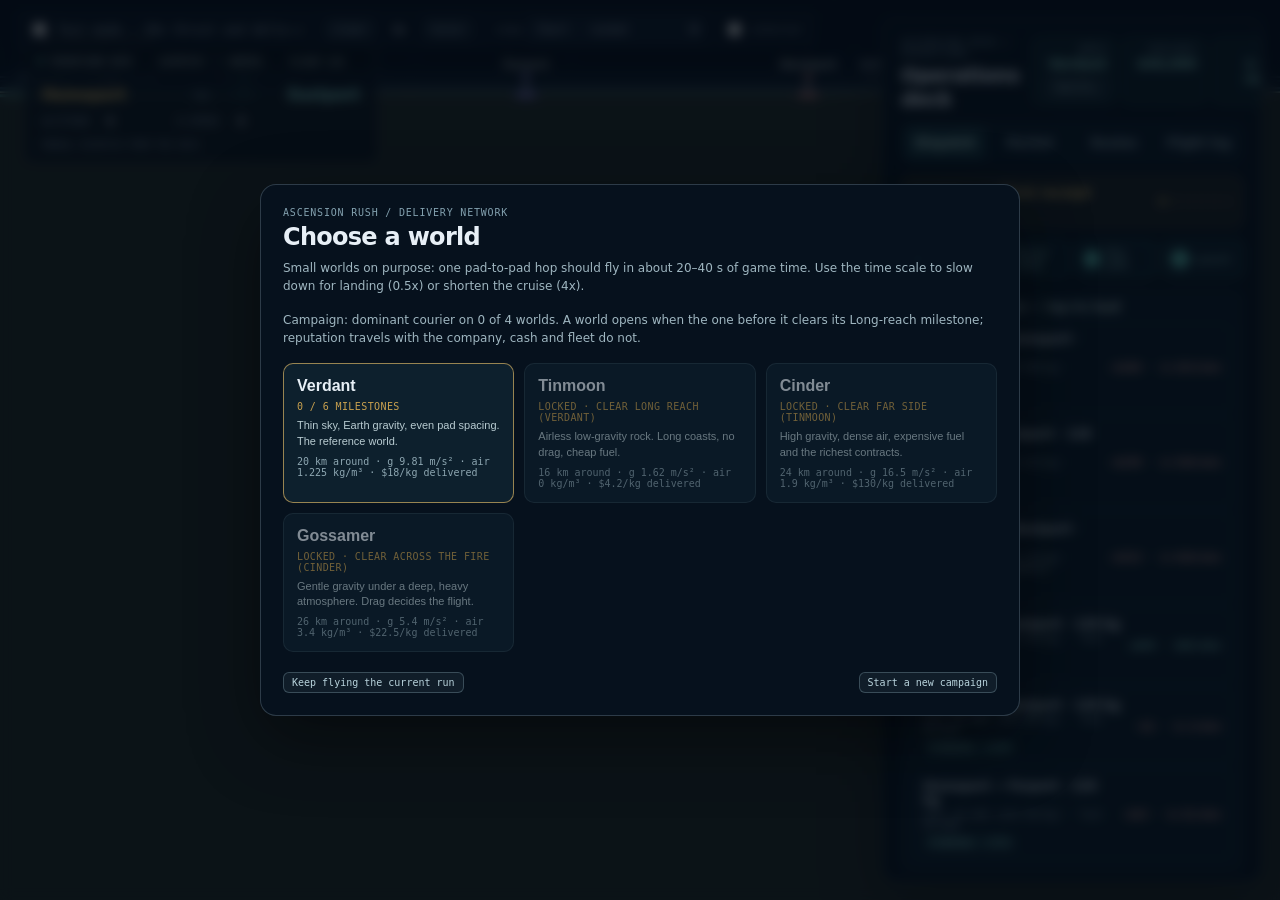
<file: index.html>
<!DOCTYPE html>
<html lang="en">
<head>
<meta charset="utf-8">
<meta name="viewport" content="width=device-width, initial-scale=1">
<meta name="theme-color" content="#071322">
<link rel="icon" href="data:,">
<title>Ascension Rush — Payload Delivery</title>
<link rel="stylesheet" href="css/style.css">
</head>
<body>
<main id="app">
  <canvas id="c" aria-label="Ascension Rush planetary delivery map">
    Ascension Rush needs a browser with HTML canvas support.
  </canvas>

  <header id="top-bar" class="top-bar" aria-label="Simulation controls">
    <label class="builder-toggle" id="deck-test-toggle"><input id="deck-test-mode" type="checkbox"> <span id="deck-test-label">Test mode</span></label>
    <div class="time-control" aria-label="Time scale">
      <button id="time-slower" class="ghost-button" type="button" title="Slower ([)">slower</button>
      <span id="time-scale-value" class="time-scale-value">1x</span>
      <button id="time-faster" class="ghost-button" type="button" title="Faster (])">faster</button>
    </div>
    <label class="view-control" title="Projection and camera frame (V)">view
      <select id="view-mode"></select>
    </label>
    <label class="view-control" id="interior-toggle-label" title="Show rocket interior behind base line in lock views"><input id="interior-toggle" type="checkbox"> interior</label>
  </header>

  <div id="flight-strip" class="flight-strip" hidden>
    <span id="flight-strip-text"></span>
    <button id="flight-strip-pilot" class="ghost-button" type="button">Take over (A)</button>
    <button id="flight-strip-deck" class="ghost-button" type="button">Open deck</button>
  </div>

  <aside id="deck" class="deck" aria-label="Operations deck">
    <header class="deck-header">
      <div>
        <p class="eyebrow">ASCENSION RUSH / OPERATIONS</p>
        <h1>Operations deck</h1>
      </div>
      <div class="deck-stats">
        <div>
          <span>WORLD</span><strong id="deck-world">Verdant</strong>
          <button id="deck-planet-button" class="ghost-button" type="button">Switch…</button>
        </div>
        <div><span>AVAILABLE</span><strong id="deck-cash">$30,000</strong></div>
        <div><span>FLEET</span><strong id="deck-fleet">1 of 1 ready</strong></div>
      </div>
    </header>

    <nav class="deck-tabs" role="tablist" aria-label="Operations views">
      <button id="tab-dispatch" class="deck-tab" role="tab" type="button"
        aria-controls="view-dispatch" aria-selected="true">Dispatch</button>
      <button id="tab-market" class="deck-tab" role="tab" type="button"
        aria-controls="view-market" aria-selected="false" tabindex="-1">Market</button>
      <button id="tab-routes" class="deck-tab" role="tab" type="button"
        aria-controls="view-routes" aria-selected="false" tabindex="-1">Routes</button>
      <button id="tab-log" class="deck-tab" role="tab" type="button"
        aria-controls="view-log" aria-selected="false" tabindex="-1">Flight log</button>
    </nav>

    <section id="milestone-strip" class="milestone-strip" aria-label="Company milestones">
      <button id="milestone-toggle" class="milestone-head" type="button"
        aria-expanded="false" aria-controls="milestone-ladder">
        <span id="milestone-label">MILESTONE</span>
        <strong id="milestone-title">—</strong>
        <small id="milestone-progress"></small>
        <span id="milestone-dots" class="milestone-dots" aria-hidden="true"></span>
      </button>
      <ol id="milestone-ladder" class="milestone-ladder" hidden></ol>
    </section>

    <section id="view-dispatch" class="deck-view" role="tabpanel" aria-labelledby="tab-dispatch" tabindex="0">
      <section id="dispatch-report" class="builder-report" aria-live="polite" hidden>
        <strong id="dispatch-report-title"></strong>
        <p id="dispatch-report-detail"></p>
      </section>

      <section id="dispatch-milestones" class="milestone-award" aria-live="polite" hidden></section>

      <section id="dispatch-offer" class="offer-card" aria-live="polite" hidden>
        <p id="dispatch-offer-text"></p>
        <div class="offer-actions">
          <button id="dispatch-offer-send" class="ghost-button" type="button">Send now</button>
          <button id="dispatch-offer-cancel" class="ghost-button" type="button">Not now</button>
        </div>
      </section>

      <section id="dispatch-return" class="offer-card" aria-live="polite" hidden>
        <p id="dispatch-return-text"></p>
        <p class="offer-cost" id="dispatch-return-cost"></p>
        <button id="dispatch-return-send" class="ghost-button" type="button">Send return leg</button>
      </section>

      <section id="dispatch-contract" class="offer-card" aria-live="polite" hidden>
        <p id="dispatch-contract-text"></p>
        <button id="dispatch-contract-clear" class="ghost-button" type="button">Clear contract</button>
      </section>

      <ol id="dispatch-steps" class="dispatch-steps" aria-label="Launch steps">
        <li id="dispatch-step-pads"><b>1</b><span>Pick pads</span></li>
        <li id="dispatch-step-rocket"><b>2</b><span>Rocket ready</span></li>
        <li id="dispatch-step-mode"><b>3</b><span>Pick pilot</span></li>
        <li id="dispatch-step-launch"><b>4</b><span>Launch</span></li>
      </ol>

      <details class="deck-details" open>
        <summary>Best deliveries — tap to load</summary>
        <div id="dispatch-opportunities" class="opportunity-list"></div>
      </details>

      <details class="deck-details">
        <summary>Pads — tap From / To</summary>
        <div id="dispatch-pads" class="pad-picker"></div>
      </details>

      <div class="pad-row">
        <div class="builder-control">
          <label for="dispatch-from">From</label>
          <select id="dispatch-from"></select>
        </div>
        <button id="dispatch-swap" class="swap-button" type="button" aria-label="Swap start and destination">⇄</button>
        <div class="builder-control">
          <label for="dispatch-to">To</label>
          <select id="dispatch-to"></select>
        </div>
      </div>

      <fieldset class="segmented">
        <legend>Trip</legend>
        <label><input id="dispatch-mode-oneway" type="radio" name="dispatch-mode" checked> One way</label>
        <label><input id="dispatch-mode-return" type="radio" name="dispatch-mode"> Return</label>
      </fieldset>

      <fieldset class="segmented" id="dispatch-policy" hidden>
        <legend>Return fuel</legend>
        <label><input id="dispatch-policy-refuel" type="radio" name="dispatch-policy" checked> Refuel there</label>
        <label><input id="dispatch-policy-none" type="radio" name="dispatch-policy"> Use remaining</label>
      </fieldset>

      <div class="builder-control payload-control">
        <label for="dispatch-outbound">Outbound payload <output id="dispatch-outbound-value">80 kg</output></label>
        <input id="dispatch-outbound" type="range" min="0" max="600" step="10" value="80">
      </div>
      <div class="builder-control payload-control" id="dispatch-return-row" hidden>
        <label for="dispatch-return-payload">Return payload <output id="dispatch-return-payload-value">80 kg</output></label>
        <input id="dispatch-return-payload" type="range" min="0" max="600" step="10" value="80">
      </div>

      <div class="builder-control">
        <label for="dispatch-type">Rocket type</label>
        <select id="dispatch-type"></select>
      </div>
      <details class="deck-details" open>
        <summary>Compare types on this route</summary>
        <div id="dispatch-compare" class="type-compare"></div>
      </details>
      <div class="builder-control">
        <label for="dispatch-rocket">Rocket at this pad</label>
        <select id="dispatch-rocket"></select>
      </div>
      <button id="dispatch-build" class="ghost-button wide" type="button">
        <span id="dispatch-build-label">Build rocket here</span>
      </button>

      <section id="dispatch-maintenance" class="offer-card" aria-live="polite" hidden>
        <p id="dispatch-maintenance-text"></p>
        <button id="dispatch-maintenance-buy" class="ghost-button" type="button">Add overhaul to this leg</button>
      </section>

      <fieldset class="segmented" id="dispatch-pilot">
        <legend>Pilot</legend>
        <label><input id="dispatch-pilot-auto" type="radio" name="dispatch-pilot" checked> Autopilot flies</label>
        <label><input id="dispatch-pilot-manual" type="radio" name="dispatch-pilot"> I fly (manual)</label>
      </fieldset>
      <p class="builder-hint" id="dispatch-pilot-hint">Autopilot flies the whole leg and charges 10% of the payout. Manual starts cold: Shift lights the engine, mouse aims, Space stages, A hands back.</p>

      <div class="builder-control builder-row autopilot-profile">
        <label for="dispatch-profile">Autopilot profile</label>
        <select id="dispatch-profile"></select>
      </div>
      <p class="builder-hint" id="dispatch-profile-hint"></p>

      <section class="build-summary" id="dispatch-summary" aria-label="Dispatch summary"></section>
      <div id="dispatch-capacity" class="capacity-bar" aria-label="Payload against bay and demand"></div>
      <p id="dispatch-blocked" class="builder-warning" aria-live="polite" hidden></p>
      <button id="dispatch-send" class="launch-button" type="button">Send on autopilot</button>
      <button id="dispatch-send-manual" class="ghost-button wide" type="button">Fly it yourself — manual launch</button>
      <div class="deck-actions">
        <button id="dispatch-save-route" class="ghost-button" type="button">Save as route…</button>
        <button id="dispatch-workshop" class="ghost-button" type="button">Rocket workshop…</button>
      </div>
      <p class="builder-help">Manual: mouse aims · Shift throttle up · Ctrl throttle down · Space stages · A autopilot · [ ] time scale · V view scale</p>
    </section>

    <section id="view-market" class="deck-view" role="tabpanel" aria-labelledby="tab-market" tabindex="0" hidden>
      <section id="market-scoreboard" class="market-scoreboard" aria-label="Company standings" hidden>
        <div class="score-company">
          <span>YOUR COMPANY</span>
          <strong id="score-player-cash">$40,000</strong>
          <small id="score-player-record">0 deliveries · REP 50</small>
        </div>
        <div class="score-company rival">
          <span id="score-rival-name">RIVAL</span>
          <strong id="score-rival-cash">$40,000</strong>
          <small id="score-rival-record">0 deliveries · REP 50</small>
        </div>
      </section>
      <p class="builder-hint">Prices drift with every finished leg. A contract pays its posted rate per kg
        wherever it is flown; a standing service sells at the destination's current price.</p>
      <details class="deck-details" open>
        <summary>Best trades now — tap to load</summary>
        <div id="market-opportunities" class="opportunity-list"></div>
      </details>
      <div id="market-list" class="card-list"></div>
    </section>

    <section id="view-routes" class="deck-view" role="tabpanel" aria-labelledby="tab-routes" tabindex="0" hidden>
      <p id="routes-empty" class="empty-state">No routes yet. Send a flight from Dispatch, then save it as a
        route: an enabled route waits for a compatible rocket and payload, then asks before it flies.</p>
      <div id="routes-list" class="card-list"></div>
    </section>

    <section id="view-log" class="deck-view" role="tabpanel" aria-labelledby="tab-log" tabindex="0" hidden>
      <p id="log-empty" class="empty-state">No flights yet. Every finished leg is recorded here, including
        crashes and wrong-pad landings, with its measured touchdown and itemized cash.</p>
      <div id="log-list" class="card-list"></div>
    </section>
  </aside>

  <div id="workshop" class="dialog" hidden>
    <section class="dialog-panel" role="dialog" aria-modal="true" aria-labelledby="workshop-title">
      <header class="dialog-header">
        <h2 id="workshop-title">Rocket workshop</h2>
        <button id="workshop-close" class="ghost-button" type="button">Close</button>
      </header>
      <p class="builder-hint">A rocket type is an immutable build template. Routes point at a type; fleet
        rockets are instances of one.</p>

      <div class="builder-control">
        <label for="workshop-name">Type name</label>
        <input id="workshop-name" type="text" value="">
      </div>

      <div class="builder-control builder-row">
        <label for="workshop-stage-count">Stages</label>
        <select id="workshop-stage-count">
          <option value="1">1 stage</option>
          <option value="2">2 stages</option>
          <option value="3" selected>3 stages</option>
        </select>
      </div>

      <section class="stage-card" id="builder-stage-0">
        <header><strong>Stage 1 · Booster</strong><span>burns first</span></header>
        <label for="builder-fuel-0">Fuel capacity <output id="builder-fuel-value-0">420 kg</output></label>
        <input id="builder-fuel-0" type="range" min="100" max="1500" step="10" value="420">
        <label for="builder-strength-0">Structure strength <output id="builder-strength-value-0">85%</output></label>
        <input id="builder-strength-0" type="range" min="0.5" max="1" step="0.05" value="0.85">
        <label class="part-label" for="builder-engine-0">Engine</label>
        <select id="builder-engine-0" class="part-picker"></select>
        <label class="part-label" for="builder-tank-0">Tank</label>
        <select id="builder-tank-0" class="part-picker"></select>
        <label class="part-label" for="builder-fairing-0">Fairing</label>
        <select id="builder-fairing-0" class="part-picker"></select>
      </section>

      <section class="stage-card" id="builder-stage-1">
        <header><strong>Stage 2 · Upper stage</strong><span>burns second</span></header>
        <label for="builder-fuel-1">Fuel capacity <output id="builder-fuel-value-1">260 kg</output></label>
        <input id="builder-fuel-1" type="range" min="100" max="1500" step="10" value="260">
        <label for="builder-strength-1">Structure strength <output id="builder-strength-value-1">90%</output></label>
        <input id="builder-strength-1" type="range" min="0.5" max="1" step="0.05" value="0.9">
        <label class="part-label" for="builder-engine-1">Engine</label>
        <select id="builder-engine-1" class="part-picker"></select>
        <label class="part-label" for="builder-tank-1">Tank</label>
        <select id="builder-tank-1" class="part-picker"></select>
        <label class="part-label" for="builder-fairing-1">Fairing</label>
        <select id="builder-fairing-1" class="part-picker"></select>
      </section>

      <section class="stage-card" id="builder-stage-2">
        <header><strong>Stage 3 · Kick stage</strong><span>burns last</span></header>
        <label for="builder-fuel-2">Fuel capacity <output id="builder-fuel-value-2">200 kg</output></label>
        <input id="builder-fuel-2" type="range" min="100" max="1500" step="10" value="200">
        <label for="builder-strength-2">Structure strength <output id="builder-strength-value-2">90%</output></label>
        <input id="builder-strength-2" type="range" min="0.5" max="1" step="0.05" value="0.9">
        <label class="part-label" for="builder-engine-2">Engine</label>
        <select id="builder-engine-2" class="part-picker"></select>
        <label class="part-label" for="builder-tank-2">Tank</label>
        <select id="builder-tank-2" class="part-picker"></select>
        <label class="part-label" for="builder-fairing-2">Fairing</label>
        <select id="builder-fairing-2" class="part-picker"></select>
      </section>

      <div class="builder-control payload-control">
        <label for="workshop-payload">Design payload <output id="workshop-payload-value">80 kg</output></label>
        <input id="workshop-payload" type="range" min="0" max="600" step="10" value="80">
      </div>

      <section class="build-summary" aria-label="Rocket type estimates">
        <div><span>Takeoff mass</span><strong><b id="workshop-mass">—</b> kg</strong></div>
        <div><span>Steel / structure</span><strong><b id="workshop-steel">—</b> kg</strong></div>
        <div><span>Fuel load</span><strong><b id="workshop-fuel">—</b> kg</strong></div>
        <div><span>Estimated dV</span><strong><b id="workshop-dv">—</b> m/s</strong></div>
        <div><span>Launch TWR</span><strong><b id="workshop-twr">—</b></strong></div>
        <div><span>Payload capacity</span><strong><b id="workshop-capacity">—</b> kg</strong></div>
        <div class="summary-cost"><span>Price of a new rocket</span><strong>$<b id="workshop-cost">—</b></strong></div>
        <p id="workshop-structure-detail" class="builder-hint"></p>
      </section>

      <figure class="workshop-plot">
        <figcaption>Delta-v vs payload — dot is the design payload, line is the bay limit</figcaption>
        <canvas id="workshop-plot" width="640" height="360" aria-label="Delta-v versus payload plot"></canvas>
        <p id="workshop-plot-caption" class="builder-hint"></p>
      </figure>

      <p id="workshop-fleet" class="builder-hint"></p>
      <p id="workshop-warning" class="builder-warning" aria-live="polite"></p>
      <button id="workshop-save" class="launch-button" type="button">
        <span id="workshop-save-label">Save as new rocket type</span>
      </button>
      <button id="workshop-build" class="ghost-button wide" type="button">
        Build a rocket at <span id="workshop-build-pad"></span>
      </button>
    </section>
  </div>

  <div id="route-type-dialog" class="dialog" hidden>
    <section class="dialog-panel" role="dialog" aria-modal="true" aria-labelledby="route-type-title">
      <header class="dialog-header">
        <h2 id="route-type-title">Change rocket type</h2>
        <button id="route-type-cancel" class="ghost-button" type="button">Cancel</button>
      </header>
      <div id="route-type-list" class="type-list"></div>
      <p id="route-type-warning" class="builder-warning" aria-live="polite"></p>
    </section>
  </div>

  <div id="route-review-dialog" class="dialog" hidden>
    <section class="dialog-panel" role="dialog" aria-modal="true" aria-labelledby="route-review-title">
      <header class="dialog-header">
        <h2 id="route-review-title">Review new route</h2>
        <button id="route-review-cancel" class="ghost-button" type="button">Cancel</button>
      </header>
      <p class="builder-hint" id="route-review-route"></p>

      <div class="builder-control">
        <label for="route-name">Route name</label>
        <input id="route-name" type="text" value="">
      </div>
      <div class="builder-control builder-row">
        <label for="route-mode">Trip</label>
        <select id="route-mode">
          <option value="oneway">One way</option>
          <option value="return">Return</option>
        </select>
      </div>
      <div class="builder-control payload-control">
        <label for="route-outbound">Outbound payload <output id="route-outbound-value">80 kg</output></label>
        <input id="route-outbound" type="range" min="0" max="600" step="10" value="80">
      </div>
      <div class="builder-control payload-control" id="route-return-row">
        <label for="route-return">Return payload <output id="route-return-value">80 kg</output></label>
        <input id="route-return" type="range" min="0" max="600" step="10" value="80">
      </div>
      <div class="builder-control builder-row" id="route-policy-row">
        <label for="route-policy">Return fuel</label>
        <select id="route-policy">
          <option value="refuel">Refuel at destination</option>
          <option value="none">Use remaining fuel</option>
        </select>
      </div>
      <div class="builder-control builder-row">
        <label for="route-type">Rocket type</label>
        <select id="route-type"></select>
      </div>
      <div class="builder-control builder-row">
        <label for="route-profile">Autopilot profile</label>
        <select id="route-profile"></select>
      </div>

      <label class="builder-toggle"><input id="route-enabled" type="checkbox"> Enabled — the scheduler may offer this route</label>
      <label class="builder-toggle"><input id="route-auto-launch" type="checkbox"> Auto-launch when ready, after one delivered leg</label>

      <p id="route-profit" class="builder-hint" aria-live="polite"></p>
      <p id="route-warning" class="builder-warning" aria-live="polite"></p>
      <button id="route-review-save" class="launch-button" type="button">Save route</button>
    </section>
  </div>

  <div id="settlement-dialog" class="dialog" hidden>
    <section class="dialog-panel settlement-panel" role="dialog" aria-modal="true" aria-labelledby="settlement-title">
      <p class="eyebrow" id="settlement-eyebrow">DOMINANT COURIER</p>
      <h2 id="settlement-title"></h2>
      <p id="settlement-summary"></p>
      <dl id="settlement-detail" class="route-detail"></dl>
      <p id="settlement-next" class="builder-hint"></p>
      <button id="settlement-close" class="launch-button" type="button">Keep flying</button>
      <button id="settlement-worlds" class="ghost-button wide" type="button">Choose a world…</button>
    </section>
  </div>

  <div id="planet-menu" class="planet-menu" hidden>
    <section class="planet-menu-panel" aria-label="Choose a world">
      <p class="eyebrow">ASCENSION RUSH / DELIVERY NETWORK</p>
      <h1>Choose a world</h1>
      <p class="planet-menu-note">Small worlds on purpose: one pad-to-pad hop should fly in about 20–40 s of
        game time. Use the time scale to slow down for landing (0.5x) or shorten the cruise (4x).</p>
      <p id="planet-menu-campaign" class="planet-menu-note"></p>
      <div id="planet-list" class="planet-list"></div>
      <div class="planet-menu-actions">
        <button id="planet-menu-close" class="ghost-button" type="button">Keep flying the current run</button>
        <button id="planet-menu-reset" class="ghost-button" type="button">Start a new campaign</button>
      </div>
    </section>
  </div>

  <p id="deck-announcer" class="visually-hidden" role="status" aria-live="polite"></p>
</main>
<script src="js/namespaces.js"></script>
<script src="js/util.js"></script>
<script src="js/constants.js"></script>
<script src="js/planets.js"></script>
<script src="js/coords.js"></script>
<script src="js/camera.js"></script>
<script src="js/world.js"></script>
<script src="js/rocket.js"></script>
<script src="js/parts.js"></script>
<script src="js/market.js"></script>
<script src="js/economy.js"></script>
<script src="js/flight-log.js"></script>
<script src="js/damage.js"></script>
<script src="js/mission.js"></script>
<script src="js/aerodynamics.js"></script>
<script src="js/physics.js"></script>
<script src="js/trajectory.js"></script>
<script src="js/sky.js"></script>
<script src="js/flight-path.js"></script>
<script src="js/autopilot.js"></script>
<script src="js/planner.js"></script>
<script src="js/operations.js"></script>
<script src="js/competitor.js"></script>
<script src="js/campaign.js"></script>
<script src="js/builder.js"></script>
<script src="js/deck.js"></script>
<script src="js/controls.js"></script>
<script src="js/input.js"></script>
<script src="js/render.js"></script>
<script src="js/menu.js"></script>
<script src="js/main.js"></script>
</body>
</html>
</file>
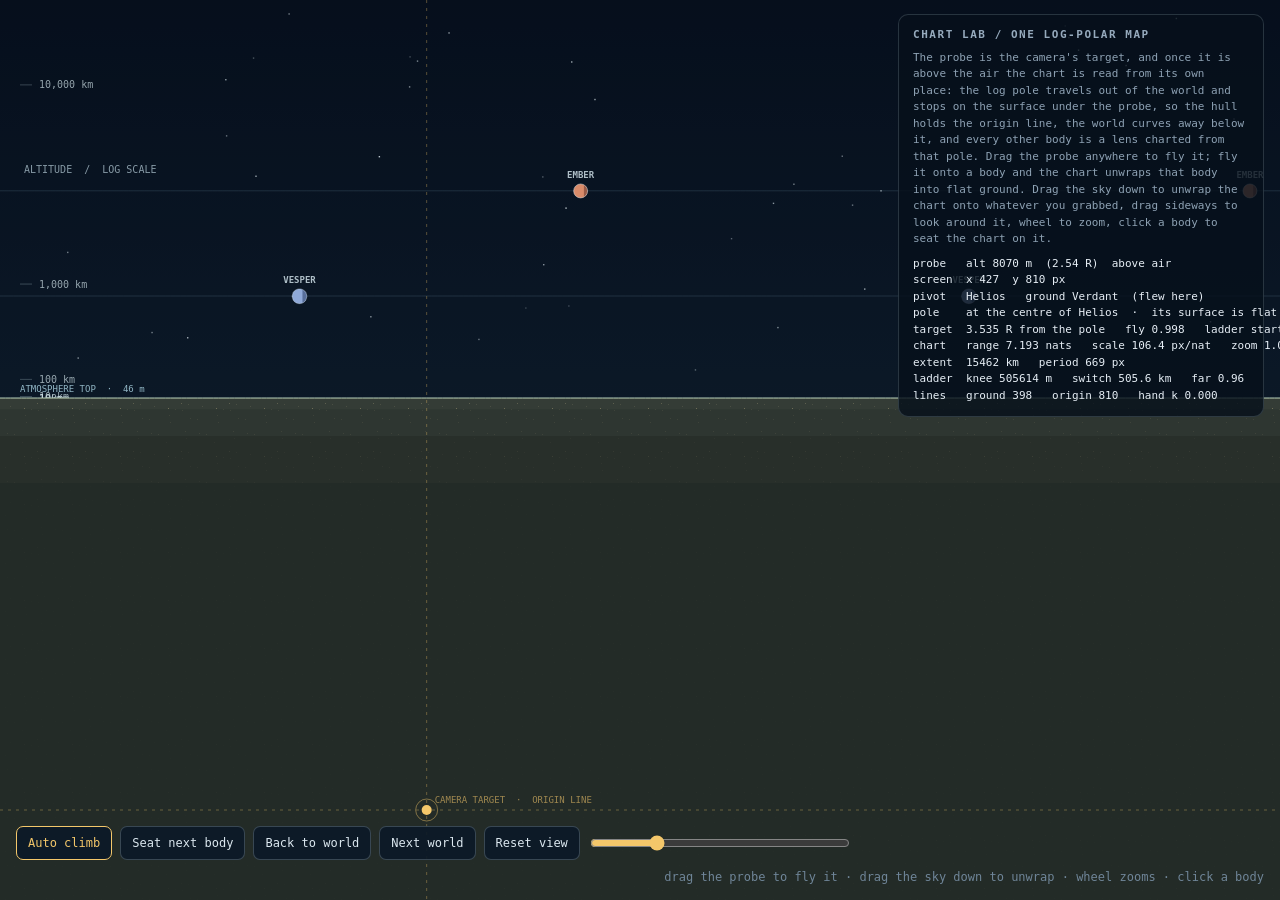
<file: experiments/body-hop.html>
<!doctype html>
<html lang="en">
<head>
<meta charset="utf-8">
<meta name="viewport" content="width=device-width, initial-scale=1">
<title>Chart lab — drag, unwrap, seat</title>
<style>
	html, body {
		margin: 0;
		height: 100%;
		background: #03080f;
		color: #e7eff6;
		overflow: hidden;
		font: 12px/1.5 ui-monospace, SFMono-Regular, Menlo, monospace;
	}
	canvas { display: block; width: 100%; height: 100%; touch-action: none; }
	#hud {
		position: fixed;
		top: 14px;
		right: 16px;
		padding: 12px 14px;
		background: rgba(7, 16, 27, 0.82);
		border: 1px solid rgba(191, 214, 227, 0.18);
		border-radius: 10px;
		width: 336px;
		pointer-events: none;
	}
	#hud h1 { margin: 0 0 6px; font-size: 11px; letter-spacing: 0.14em; color: #96aabd; font-weight: 600; }
	#hud p { margin: 0 0 8px; color: #8ea2b4; font-size: 11px; }
	#readout { color: #e7eff6; white-space: pre; font-size: 11px; }
	#controls {
		position: fixed;
		bottom: 14px;
		left: 16px;
		right: 16px;
		display: flex;
		gap: 8px;
		flex-wrap: wrap;
		align-items: center;
	}
	button {
		font: inherit;
		color: #dce8f0;
		background: rgba(12, 26, 40, 0.92);
		border: 1px solid rgba(191, 214, 227, 0.24);
		border-radius: 7px;
		padding: 7px 11px;
		cursor: pointer;
	}
	button:hover { border-color: rgba(244, 199, 106, 0.7); color: #fff; }
	button[data-active="true"] { border-color: #f4c76a; color: #f4c76a; }
	#slider { flex: 1; max-width: 260px; accent-color: #f4c76a; }
	#hint { color: #6f8598; margin-left: auto; }
</style>
</head>
<body>
<canvas id="c"></canvas>
<div id="hud">
	<h1>CHART LAB / ONE LOG-POLAR MAP</h1>
	<p>The probe is the camera's target, and once it is above the air the chart
	is read from its own place: the log pole travels out of the world and stops
	on the surface under the probe, so the hull holds the origin line, the world
	curves away below it, and every other body is a lens charted from that pole.
	Drag the probe anywhere to fly it; fly it onto a body and the
	chart unwraps that body into flat ground. Drag the sky down to unwrap the
	chart onto whatever you grabbed, drag sideways to look around it, wheel to
	zoom, click a body to seat the chart on it.</p>
	<div id="readout">booting</div>
</div>
<div id="controls">
	<button id="climb" data-active="true">Auto climb</button>
	<button id="seat">Seat next body</button>
	<button id="home">Back to world</button>
	<button id="world">Next world</button>
	<button id="reset">Reset view</button>
	<input id="slider" type="range" min="0" max="1000" step="1" value="0" title="probe altitude">
	<span id="hint">drag the probe to fly it · drag the sky down to unwrap · wheel zooms · click a body</span>
</div>

<script src="../js/namespaces.js"></script>
<script src="../js/util.js"></script>
<script src="../js/constants.js"></script>
<script src="../js/planets.js"></script>
<script src="../js/coords.js"></script>
<script src="../js/camera.js"></script>
<script src="../js/world.js"></script>
<script src="../js/physics.js"></script>
<script src="../js/sky.js"></script>
<script src="../js/render.js"></script>
<script src="../js/input.js"></script>
<script>
(function(root) {
	'use strict';

	var R = root.R;
	var document = root.document;
	var canvas = document.getElementById('c');
	var context = canvas.getContext('2d', { alpha: false });
	var readout = document.getElementById('readout');
	var slider = document.getElementById('slider');
	var climbButton = document.getElementById('climb');
	var seatButton = document.getElementById('seat');
	var homeButton = document.getElementById('home');
	var worldButton = document.getElementById('world');
	var resetButton = document.getElementById('reset');
	var probe = { wx: 0, wy: 0 };
	var probeGrabX = 0;

	// A minimal game: the renderer reads a ship position and a sim clock, and the
	// chart solves its pose from it. There is no physics on this page — the
	// altitude is a number the slider, the climb and the probe drag set.
	var game = { rocket: probe, simTime: 0, phase: 'demo' };
	root.R.game = game;

	var climbing = true;
	var climbPhase = 0;
	var climbTop = 120000;
	var previous = 0;
	var probeGrabY = 0;
	var scratch = { x: 0, y: 0 };
	var plane = { x: 0, y: 0 };
	var worldIndex = 0;
	// The slider is a log control on a power taper: one drag covers metres to
	// the far side of the catalog, and low altitudes still get most of it.
	var sliderPower = 5;
	var maxAltitude = 0;

	function resize() {
		var ratio = Math.min(2, root.devicePixelRatio || 1);
		var width = Math.max(1, root.innerWidth);
		var height = Math.max(1, root.innerHeight);

		canvas.width = Math.round(width * ratio);
		canvas.height = Math.round(height * ratio);
		context.setTransform(ratio, 0, 0, ratio, 0, 0);
		R.render.resize(width, height);
	}
	root.addEventListener('resize', resize);

	function nameOf(index) {
		return index < -1 ? 'free space' : (index < 0 ? R.world.planet.name : R.constants.sky.bodies[index].name);
	}

	function sliderOf(altitude) {
		return Math.round(1000 * Math.pow(Math.max(0, altitude) / maxAltitude, 1 / sliderPower));
	}

	function altitudeOf(value) {
		return maxAltitude * Math.pow(value / 1000, sliderPower);
	}

	// Where the log pole stands on the ray from the pivot's centre to the probe:
	// at the centre while the probe is in the air, out on the hull once it is
	// not. This is the whole "the ship becomes the centre of the scale" claim,
	// quoted as a number next to the chart that shows it.
	function poleState() {
		var camera = R.camera;
		var pivot = R.sky.pivot;
		var ground = R.render.curves.ground;
		var toPole;
		var toProbe;

		R.sky.shipPlane(game, plane);
		toPole = Math.hypot(camera.poleX - pivot.x, camera.poleY - pivot.y);
		toProbe = Math.hypot(camera.poleX - plane.x, camera.poleY - plane.y);
		if (toProbe < pivot.radius * 0.001) {
			return 'on the probe  ·  the chart is read from the hull';
		}
		if (ground === -2) {
			return 'clear of ' + nameOf(pivot.index) + '  ·  it is a lens below';
		}
		if (toPole < pivot.radius * 0.001) {
			return 'at the centre of ' + nameOf(pivot.index) +
				'  ·  its surface is flat ground';
		}
		if (R.sky.poleInside(pivot.radius)) {
			return (toPole / pivot.radius).toFixed(2) + ' of the way out of ' +
				nameOf(pivot.index) + '  ·  its surface curves';
		}
		return 'on ' + nameOf(pivot.index) + ' under the probe  ·  its surface curves away';
	}

	function updateReadout() {
		var camera = R.camera;
		var view = R.sky.view;
		var radius = R.world.planet.radius;
		var state;

		camera.project(probe.wx, probe.wy, scratch);
		state = poleState();
		readout.textContent =
			'probe   alt ' + Math.round(probe.wy) + ' m  (' + (probe.wy / radius).toFixed(2) + ' R)  ' +
				(probe.wy > view.atmosphereTop ? 'above air' : 'in air') + '\n' +
			'screen  x ' + Math.round(scratch.x) + '  y ' + Math.round(scratch.y) + ' px\n' +
			'pivot   ' + nameOf(R.sky.pivot.index) + '   ground ' +
				nameOf(R.render.curves.ground) + (R.sky.pivot.approach ? '  (flew here)' : '') + '\n' +
			'pole    ' + state + '\n' +
			'target  ' + (camera.targetDistance / radius).toFixed(3) + ' R from the pole   fly ' +
				camera.fly.toFixed(3) + '   ladder start ' + (camera.ladderRef / radius).toFixed(2) + ' R\n' +
			'chart   range ' + camera.range.toFixed(3) + ' nats   scale ' + camera.scale.toFixed(1) +
				' px/nat   zoom ' + camera.zoom.toFixed(2) + '\n' +
			'extent  ' + Math.round(camera.extent / 1000) + ' km   period ' + Math.round(camera.period) + ' px\n' +
			'ladder  knee ' + Math.round(camera.logScale) + ' m   switch ' +
				(camera.ladderSwitch / 1000).toFixed(1) + ' km   far ' + camera.ladderFar.toFixed(2) + '\n' +
			'lines   ground ' + Math.round(camera.groundY) + '   origin ' + Math.round(camera.originY) +
				'   hand k ' + R.sky.hand.k.toFixed(3);
	}

	// The camera target's own place: the anchor column and the origin line. The
	// ground line is drawn too, so the hand-over from one to the other is visible
	// as the gap that opens between them once the probe is above the air.
	function drawTarget(context) {
		var camera = R.camera;
		var x = camera.width * R.constants.view.cameraAnchorFraction;

		context.save();
		context.setLineDash([3, 5]);
		context.lineWidth = 1;
		context.strokeStyle = 'rgba(244, 199, 106, 0.34)';
		context.beginPath();
		context.moveTo(x, 0);
		context.lineTo(x, camera.height);
		context.moveTo(0, camera.originY);
		context.lineTo(camera.width, camera.originY);
		context.stroke();
		context.setLineDash([]);
		context.font = '9px ui-monospace, SFMono-Regular, Menlo, monospace';
		context.textAlign = 'left';
		context.fillStyle = 'rgba(244, 199, 106, 0.6)';
		context.fillText('CAMERA TARGET  ·  ORIGIN LINE', x + 8, Math.max(12, camera.originY - 7));
		context.restore();
	}

	// What a drag is aiming at: the ground line of the anchor's own ground state,
	// the point held under the pointer, and how far the unwrap has got. Releasing
	// at the line seats the chart there, so the line is the gesture's target.
	function drawHand(context) {
		var hand = R.sky.hand;
		var anchor = R.sky.anchor;

		if (!hand.active) {
			return;
		}
		context.save();
		context.setLineDash([6, 6]);
		context.lineWidth = 1;
		context.strokeStyle = 'rgba(100, 213, 194, 0.55)';
		context.beginPath();
		context.moveTo(0, anchor.line);
		context.lineTo(R.camera.width, anchor.line);
		context.stroke();
		context.setLineDash([]);
		R.camera.projectPlane(hand.referenceX, hand.referenceY, scratch);
		context.beginPath();
		context.arc(scratch.x, scratch.y, 7, 0, Math.PI * 2);
		context.strokeStyle = 'rgba(100, 213, 194, 0.9)';
		context.stroke();
		context.beginPath();
		context.moveTo(scratch.x - 12, scratch.y);
		context.lineTo(scratch.x + 12, scratch.y);
		context.moveTo(scratch.x, scratch.y - 12);
		context.lineTo(scratch.x, scratch.y + 12);
		context.strokeStyle = 'rgba(100, 213, 194, 0.4)';
		context.stroke();
		context.font = '9px ui-monospace, SFMono-Regular, Menlo, monospace';
		context.textAlign = 'left';
		context.fillStyle = 'rgba(140, 232, 216, 0.9)';
		context.fillText('UNWRAP ONTO ' + nameOf(anchor.bodyIndex).toUpperCase() + '  ·  ' +
			Math.round(hand.k * 100) + '%', 16, anchor.line - 8);
		context.restore();
	}

	// The point a hand-over travels under. It is drawn for the whole transition
	// because the whole claim is that it does not jump: the chart moves, this does
	// not, and the frame after the transition ends is a continuation of it.
	function drawTransition(context) {
		var transition = R.camera.transition;

		if (!transition.active) {
			return;
		}
		context.save();
		context.strokeStyle = 'rgba(167, 139, 250, 0.85)';
		context.lineWidth = 1;
		context.beginPath();
		context.moveTo(transition.sx - 9, transition.sy);
		context.lineTo(transition.sx + 9, transition.sy);
		context.moveTo(transition.sx, transition.sy - 9);
		context.lineTo(transition.sx, transition.sy + 9);
		context.stroke();
		context.font = '9px ui-monospace, SFMono-Regular, Menlo, monospace';
		context.textAlign = 'left';
		context.fillStyle = 'rgba(167, 139, 250, 0.8)';
		context.fillText('HAND-OVER ANCHOR  ·  ' + Math.round(transition.k * 100) + '%',
			transition.sx + 14, transition.sy - 6);
		context.restore();
	}

	function frame(now) {
		var dt = previous === 0 ? 0 : Math.min((now - previous) / 1000, 0.05);
		var span;

		previous = now;
		game.simTime += dt;
		if (climbing) {
			// Up, hold, down, hold: the camera's target swaps at the top of the air
			// and comes back to the ground on the way down.
			climbPhase = (climbPhase + dt) % 24;
			span = climbPhase < 8 ? climbPhase / 8 :
				(climbPhase < 12 ? 1 : (climbPhase < 20 ? 1 - (climbPhase - 12) / 8 : 0));
			probe.wy = climbTop * span * span * (3 - 2 * span);
		}
		R.sky.update(game, dt);
		R.render.drawChart(context, game);
		drawTarget(context);
		drawHand(context);
		drawTransition(context);
		R.render.drawProbe(context, probe.wx, probe.wy);
		slider.value = String(sliderOf(probe.wy));
		updateReadout();
		root.requestAnimationFrame(frame);
	}

	// Grabbing the probe is the direct version of the experiment: the pointer
	// lifts it in ladder space, and the chart hands its target over as it crosses
	// the top of the air. Every other press is the chart's own gesture — drag
	// unwraps, click seats.
	R.input.gestureHook = function(x, y, camera) {
		camera.project(probe.wx, probe.wy, scratch);
		if (Math.abs(scratch.x - x) > 26 || Math.abs(scratch.y - y) > 26) {
			return false;
		}
		climbing = false;
		climbButton.dataset.active = 'false';
		probeGrabX = x;
		probeGrabY = y;
		return true;
	};
	R.input.gestureMove = function(x, y, camera) {
		// One pixel of pointer is one pixel of chart, on both axes: sideways is
		// longitude, up is the ladder. Held against the top edge the ladder keeps
		// climbing, so a single drag can reach the far side of the catalog — and
		// flying the probe onto a body is what hands the chart over to it.
		var edge = R.util.clamp((80 - y) / 80, 0, 1) * 0.35;
		var units = R.coords.ladder(probe.wy, camera) - (y - probeGrabY) / camera.scale + edge;
		var wx = probe.wx + (x - probeGrabX) / Math.max(1e-9, camera.angularScale) * camera.worldRadius;

		probeGrabX = x;
		probeGrabY = y;
		probe.wx = R.util.wrapDelta(wx, R.world.planet.circumference);
		probe.wy = R.util.clamp(R.coords.unladder(Math.max(0, units), camera.logScale,
			camera.ladderQ0, camera.ladderFar), 0, maxAltitude);
	};
	R.input.gestureEnd = function() {
		probeGrabX = 0;
		probeGrabY = 0;
	};

	slider.addEventListener('input', function() {
		climbing = false;
		climbButton.dataset.active = 'false';
		probe.wy = altitudeOf(Number(slider.value));
	});
	climbButton.addEventListener('click', function() {
		climbing = !climbing;
		climbButton.dataset.active = climbing ? 'true' : 'false';
	});
	seatButton.addEventListener('click', function() {
		var next = R.sky.pivot.index + 1;

		R.sky.seatPivot(next > R.constants.sky.bodies.length - 1 ? -1 : next, game);
	});
	homeButton.addEventListener('click', function() {
		R.sky.seatPivot(-1, game);
	});
	// A world switch is the other hand-over: the physics changes at the boundary
	// and the chart morphs its radius, gravity and ladder across it.
	worldButton.addEventListener('click', function() {
		worldIndex = (worldIndex + 1) % R.planets.list.length;
		R.world.initialize(R.planets.list[worldIndex].id);
		maxAltitude = R.world.planet.radius * 3000;
		R.sky.clearSeat();
	});
	resetButton.addEventListener('click', function() {
		R.camera.resetZoom();
		R.sky.seatPivot(-1, game);
	});
	root.addEventListener('keydown', function(event) {
		if (event.key === ' ') {
			climbing = !climbing;
			climbButton.dataset.active = climbing ? 'true' : 'false';
			event.preventDefault();
		}
		if (event.key === 'r') {
			R.camera.resetZoom();
			R.sky.seatPivot(-1, game);
		}
		if (event.key === 'w') {
			worldButton.click();
		}
	});

	// Start landed, so the first frame is the deck with the whole system low over
	// the surface. The climb that follows is the experiment: at the top of the air
	// the camera's target changes from the ground to the probe, and the ground
	// sinks below the origin line by exactly the climb.
	R.world.initialize(R.planets.defaultId);
	maxAltitude = R.world.planet.radius * 3000;
	R.sky.reset();
	R.render.initialize(context);
	resize();
	R.input.initialize(canvas, R.camera);
	probe.wx = 0;
	probe.wy = 0;
	for (var i = 0; i < 40; i += 1) {
		R.sky.update(game, 0.016);
	}
	root.requestAnimationFrame(frame);
})(typeof globalThis !== 'undefined' ? globalThis : this);
</script>
</body>
</html>
</file>
<file: css/style.css>
* {
	box-sizing: border-box;
}

html,
body,
#app {
	width: 100%;
	height: 100%;
	margin: 0;
	overflow: hidden;
	background: #071322;
}

body {
	color: #e7eff6;
	font-family: system-ui, -apple-system, BlinkMacSystemFont, "Segoe UI", sans-serif;
}

#app {
	position: relative;
}

#c {
	display: block;
	width: 100vw;
	height: 100vh;
	touch-action: none;
	cursor: crosshair;
}

#deck[hidden] {
	display: none;
}

.deck {
	position: fixed;
	z-index: 2;
	top: 18px;
	right: 18px;
	width: min(380px, calc(100vw - 36px));
	max-height: calc(100vh - 36px);
	overflow: auto;
	padding: 18px;
	border: 1px solid rgba(180, 209, 221, 0.2);
	border-radius: 14px;
	background: rgba(7, 18, 30, 0.96);
	box-shadow: 0 18px 60px rgba(0, 0, 0, 0.38);
	backdrop-filter: blur(14px);
	scrollbar-color: #456070 #0c1c29;
}

.builder-header {
	display: flex;
	align-items: flex-start;
	justify-content: space-between;
	gap: 12px;
	margin-bottom: 16px;
}

.builder-header h1 {
	margin: 4px 0 0;
	font-size: 21px;
	font-weight: 650;
	letter-spacing: -0.03em;
}

.eyebrow {
	margin: 0;
	color: #83a1af;
	font: 10px ui-monospace, SFMono-Regular, Menlo, monospace;
	letter-spacing: 0.08em;
}

.builder-cash {
	min-width: 92px;
	padding: 7px 9px;
	border: 1px solid rgba(100, 213, 194, 0.24);
	border-radius: 8px;
	background: rgba(100, 213, 194, 0.06);
	text-align: right;
}

.builder-cash span,
.builder-cash strong {
	display: block;
}

.builder-cash span {
	color: #83a1af;
	font: 9px ui-monospace, SFMono-Regular, Menlo, monospace;
}

.builder-cash strong {
	margin-top: 2px;
	color: #9be6d7;
	font-size: 14px;
}

.builder-control {
	margin: 0 0 12px;
}

.builder-control label,
.stage-card label {
	display: flex;
	align-items: baseline;
	justify-content: space-between;
	gap: 10px;
	margin-bottom: 6px;
	color: #b9cbd2;
	font-size: 12px;
}

.builder-control output,
.stage-card output {
	color: #f4c76a;
	font: 11px ui-monospace, SFMono-Regular, Menlo, monospace;
}

.part-label {
	margin-top: 8px;
}

.part-picker {
	width: 100%;
}

.builder-control select {
	width: 100%;
}

.builder-row {
	display: flex;
	align-items: center;
	justify-content: space-between;
}

.builder-row label {
	margin: 0;
}

.builder-row select {
	width: 145px;
}

.deck select,
.dialog-panel select,
.dialog-panel input[type="text"] {
	min-height: 34px;
	padding: 6px 9px;
	border: 1px solid rgba(176, 203, 214, 0.22);
	border-radius: 7px;
	background: #102332;
	color: #e7eff6;
	font: inherit;
}

.stage-card {
	margin: 10px 0;
	padding: 10px 11px 8px;
	border: 1px solid rgba(150, 180, 194, 0.16);
	border-radius: 9px;
	background: rgba(18, 39, 53, 0.68);
}

.stage-card[hidden] {
	display: none;
}

.stage-card header {
	display: flex;
	align-items: baseline;
	justify-content: space-between;
	gap: 8px;
	margin-bottom: 9px;
}

.stage-card header strong {
	color: #d7e3e7;
	font-size: 11px;
}

.stage-card header span {
	color: #7893a0;
	font: 9px ui-monospace, SFMono-Regular, Menlo, monospace;
}

input[type="range"] {
	width: 100%;
	height: 16px;
	margin: 0 0 7px;
	accent-color: #64d5c2;
	cursor: pointer;
}

.payload-control {
	margin-top: 14px;
}

.build-summary {
	display: grid;
	grid-template-columns: 1fr 1fr;
	gap: 1px;
	overflow: hidden;
	margin: 13px 0 10px;
	border: 1px solid rgba(161, 190, 202, 0.14);
	border-radius: 8px;
	background: rgba(161, 190, 202, 0.12);
}

.build-summary div {
	min-width: 0;
	padding: 8px 9px;
	background: #0b1b28;
}

.build-summary span,
.build-summary strong {
	display: block;
}

.build-summary span {
	color: #8da6b1;
	font-size: 10px;
}

.build-summary strong {
	margin-top: 3px;
	color: #e7eff6;
	font: 600 12px ui-monospace, SFMono-Regular, Menlo, monospace;
}

.build-summary .summary-cost {
	grid-column: 1 / -1;
	background: #102331;
}

.summary-cost strong {
	color: #f4c76a;
	font-size: 14px;
}

.builder-warning {
	min-height: 15px;
	margin: 8px 0;
	color: #f4c76a;
	font-size: 11px;
	line-height: 1.4;
}

.builder-warning:empty {
	min-height: 0;
	margin: 0;
}

.launch-button {
	width: 100%;
	min-height: 43px;
	border: 1px solid rgba(255, 221, 151, 0.7);
	border-radius: 8px;
	background: linear-gradient(135deg, #f4c76a, #eda94e);
	color: #18212a;
	font: 750 13px system-ui, sans-serif;
	cursor: pointer;
	box-shadow: 0 6px 18px rgba(244, 199, 106, 0.13);
}

.launch-button:hover:not(:disabled) {
	filter: brightness(1.08);
}

.launch-button:disabled {
	border-color: rgba(159, 178, 187, 0.2);
	background: #344651;
	color: #93a5ac;
	box-shadow: none;
	cursor: not-allowed;
}

.builder-help {
	margin: 10px 0 0;
	color: #8099a5;
	font: 10px ui-monospace, SFMono-Regular, Menlo, monospace;
	text-align: center;
}

.builder-report {
	margin: -4px 0 14px;
	padding: 10px 11px;
	border: 1px solid rgba(100, 213, 194, 0.25);
	border-radius: 8px;
	background: rgba(100, 213, 194, 0.08);
}

.builder-report[hidden] {
	display: none;
}

.builder-report strong {
	color: #9be6d7;
	font-size: 11px;
	letter-spacing: 0.02em;
}

.builder-report p {
	margin: 5px 0 0;
	color: #b8cbd1;
	font-size: 11px;
	line-height: 1.45;
}

.builder-report[data-status="crashed"] {
	border-color: rgba(242, 139, 130, 0.3);
	background: rgba(242, 139, 130, 0.08);
}

.builder-report[data-status="crashed"] strong {
	color: #ffa9a0;
}

@media (max-width: 520px) {
	.deck {
		top: 8px;
		right: 8px;
		width: calc(100vw - 16px);
		max-height: calc(100vh - 16px);
		padding: 14px;
	}

	.builder-header h1 {
		font-size: 19px;
	}
}

.ghost-button {
	margin-top: 6px;
	padding: 4px 8px;
	border: 1px solid rgba(160, 196, 208, 0.28);
	border-radius: 6px;
	background: rgba(160, 196, 208, 0.07);
	color: #b9d4dd;
	font: 10px ui-monospace, SFMono-Regular, Menlo, monospace;
	cursor: pointer;
}

.ghost-button:hover {
	border-color: rgba(125, 224, 202, 0.5);
	color: #9be6d7;
}

.builder-toggle {
	display: flex;
	align-items: center;
	gap: 8px;
	margin: 4px 0 0;
	color: #b9cbd2;
	font-size: 12px;
	cursor: pointer;
}

.builder-toggle input {
	accent-color: #64d5c2;
}

/* Test mode rates a build far past its catalog numbers, so the switch says so
   in a different colour while it is on. */
.builder-toggle.test-mode-on {
	color: #ffd479;
}

.builder-toggle.test-mode-on input {
	accent-color: #ffd479;
}

.autopilot-profile {
	margin: 8px 0 0;
}

.builder-hint {
	margin: 5px 0 10px;
	color: #7893a0;
	font-size: 10px;
	line-height: 1.45;
}

.planet-menu[hidden] {
	display: none;
}

.planet-menu {
	position: fixed;
	z-index: 5;
	inset: 0;
	display: flex;
	align-items: center;
	justify-content: center;
	padding: 20px;
	background: rgba(4, 10, 18, 0.72);
	backdrop-filter: blur(6px);
}

.planet-menu-panel {
	width: min(760px, 100%);
	max-height: calc(100vh - 40px);
	overflow: auto;
	padding: 22px;
	border: 1px solid rgba(180, 209, 221, 0.22);
	border-radius: 16px;
	background: rgba(7, 18, 30, 0.98);
	box-shadow: 0 24px 70px rgba(0, 0, 0, 0.45);
}

.planet-menu-panel h1 {
	margin: 5px 0 8px;
	font-size: 24px;
	letter-spacing: -0.03em;
}

.planet-menu-note {
	margin: 0 0 16px;
	color: #9fb6c0;
	font-size: 12px;
	line-height: 1.5;
}

.planet-list {
	display: grid;
	grid-template-columns: repeat(auto-fit, minmax(230px, 1fr));
	gap: 10px;
	margin-bottom: 14px;
}

.planet-card {
	display: flex;
	flex-direction: column;
	gap: 6px;
	padding: 13px;
	border: 1px solid rgba(150, 180, 194, 0.18);
	border-radius: 10px;
	background: rgba(18, 39, 53, 0.7);
	color: #e7eff6;
	text-align: left;
	cursor: pointer;
}

.planet-card:hover {
	border-color: rgba(125, 224, 202, 0.55);
	background: rgba(22, 51, 66, 0.85);
}

.planet-card.is-current {
	border-color: rgba(244, 199, 106, 0.6);
}

.planet-card.is-locked {
	opacity: 0.55;
	cursor: not-allowed;
}

.planet-card.is-locked:hover {
	border-color: rgba(150, 180, 194, 0.18);
	background: rgba(18, 39, 53, 0.7);
}

.planet-card b {
	color: #c9a14f;
	font: 10px ui-monospace, SFMono-Regular, Menlo, monospace;
	letter-spacing: 0.04em;
}

.planet-card.is-dominant b {
	color: #f4c76a;
}

.planet-menu-actions {
	display: flex;
	flex-wrap: wrap;
	justify-content: space-between;
	gap: 8px;
}

.planet-card strong {
	font-size: 16px;
}

.planet-card span {
	color: #b8cbd1;
	font-size: 11px;
	line-height: 1.45;
}

.planet-card em {
	color: #8da6b1;
	font: 10px ui-monospace, SFMono-Regular, Menlo, monospace;
	font-style: normal;
}

/* ---------------------------------------------------- operations deck 0.3.5 */

.deck-header {
	display: flex;
	align-items: flex-start;
	justify-content: space-between;
	gap: 12px;
	margin-bottom: 12px;
}

.deck-header h1 {
	margin: 4px 0 0;
	font-size: 20px;
	font-weight: 650;
	letter-spacing: -0.03em;
}

.deck-stats {
	display: flex;
	gap: 6px;
	text-align: right;
}

.deck-stats > div {
	min-width: 84px;
	padding: 6px 8px;
	border: 1px solid rgba(100, 213, 194, 0.24);
	border-radius: 8px;
	background: rgba(100, 213, 194, 0.06);
}

.deck-stats span,
.deck-stats strong {
	display: block;
}

.deck-stats span {
	color: #83a1af;
	font: 9px ui-monospace, SFMono-Regular, Menlo, monospace;
}

.deck-stats strong {
	margin-top: 2px;
	color: #9be6d7;
	font-size: 13px;
}

.deck-tabs {
	display: flex;
	gap: 4px;
	margin: 0 0 12px;
	padding: 3px;
	border: 1px solid rgba(161, 190, 202, 0.16);
	border-radius: 9px;
	background: rgba(11, 27, 40, 0.9);
}

.deck-tab {
	flex: 1;
	min-height: 32px;
	border: 0;
	border-radius: 6px;
	background: transparent;
	color: #9db3bd;
	font: 600 12px system-ui, sans-serif;
	cursor: pointer;
}

.deck-tab[aria-selected="true"] {
	background: rgba(100, 213, 194, 0.16);
	color: #cdf3ea;
}

.deck-tab:focus-visible,
.deck button:focus-visible,
.deck select:focus-visible,
.deck input:focus-visible,
.dialog-panel :focus-visible {
	outline: 2px solid #64d5c2;
	outline-offset: 1px;
}

.deck-view:focus {
	outline: none;
}

.pad-row {
	display: flex;
	align-items: flex-end;
	gap: 8px;
}

.pad-row .builder-control {
	flex: 1;
	min-width: 0;
	margin-bottom: 12px;
}

.swap-button {
	flex: 0 0 auto;
	width: 38px;
	height: 34px;
	margin-bottom: 12px;
	border: 1px solid rgba(176, 203, 214, 0.22);
	border-radius: 7px;
	background: #102332;
	color: #9be6d7;
	font-size: 15px;
	cursor: pointer;
}

.swap-button:hover {
	border-color: rgba(125, 224, 202, 0.5);
}

.segmented {
	display: flex;
	align-items: center;
	gap: 10px;
	margin: 0 0 12px;
	padding: 7px 9px;
	border: 1px solid rgba(150, 180, 194, 0.16);
	border-radius: 8px;
	background: rgba(18, 39, 53, 0.6);
}

.segmented[hidden] {
	display: none;
}

.segmented legend {
	padding: 0 4px;
	color: #8da6b1;
	font: 9px ui-monospace, SFMono-Regular, Menlo, monospace;
}

.segmented label {
	display: flex;
	align-items: center;
	gap: 5px;
	color: #c3d4da;
	font-size: 12px;
	cursor: pointer;
}

.segmented input {
	accent-color: #64d5c2;
}

.offer-card {
	margin: 0 0 12px;
	padding: 10px 11px;
	border: 1px solid rgba(244, 199, 106, 0.32);
	border-radius: 9px;
	background: rgba(244, 199, 106, 0.08);
}

.offer-card[hidden] {
	display: none;
}

.offer-card p {
	margin: 0 0 6px;
	color: #e8d6ab;
	font-size: 11px;
	line-height: 1.45;
}

.offer-cost {
	color: #b9cbd2;
}

.offer-actions,
.deck-actions,
.route-actions {
	display: flex;
	flex-wrap: wrap;
	gap: 6px;
}

.deck-actions {
	margin-top: 8px;
}

.ghost-button.wide {
	display: block;
	width: 100%;
	margin: 0 0 10px;
	padding: 8px;
	text-align: center;
}

.empty-state {
	margin: 0 0 12px;
	padding: 12px;
	border: 1px dashed rgba(161, 190, 202, 0.24);
	border-radius: 9px;
	color: #93a9b3;
	font-size: 11px;
	line-height: 1.5;
}

.empty-state[hidden] {
	display: none;
}

.card-list {
	display: flex;
	flex-direction: column;
	gap: 10px;
}

.milestone-strip {
	margin: 0 0 12px;
	border: 1px solid rgba(244, 199, 106, 0.3);
	border-radius: 9px;
	background: rgba(244, 199, 106, 0.08);
}

.milestone-head {
	display: grid;
	grid-template-columns: auto 1fr auto;
	gap: 4px 8px;
	align-items: baseline;
	width: 100%;
	padding: 9px 10px;
	border: 0;
	background: none;
	color: inherit;
	font: inherit;
	text-align: left;
	cursor: pointer;
}

.milestone-head:hover strong {
	color: #ffd98a;
}

.milestone-head > span:first-child {
	color: #c9a14f;
	font: 9px ui-monospace, SFMono-Regular, Menlo, monospace;
}

.milestone-head strong {
	color: #f4c76a;
	font-size: 13px;
	overflow: hidden;
	text-overflow: ellipsis;
	white-space: nowrap;
}

.milestone-head small {
	grid-column: 1 / 3;
	color: #cfd8dc;
	font: 10px ui-monospace, SFMono-Regular, Menlo, monospace;
	line-height: 1.4;
}

.milestone-dots {
	display: flex;
	grid-column: 3;
	grid-row: 1 / 3;
	align-self: center;
	gap: 4px;
}

.milestone-dots span {
	width: 9px;
	height: 9px;
	border-radius: 50%;
	border: 1px solid rgba(244, 199, 106, 0.4);
}

.milestone-dots span.done {
	background: #f4c76a;
	border-color: #f4c76a;
}

.milestone-dots span.active {
	background: rgba(244, 199, 106, 0.35);
}

.milestone-ladder[hidden] {
	display: none;
}

.milestone-ladder {
	display: grid;
	gap: 7px;
	margin: 0;
	padding: 9px 10px 10px;
	border-top: 1px solid rgba(244, 199, 106, 0.2);
	list-style: none;
}

.milestone-ladder li {
	display: grid;
	grid-template-columns: 16px 1fr;
	gap: 1px 6px;
	color: #8da6b1;
	font-size: 11px;
	line-height: 1.4;
}

.milestone-ladder li > * {
	grid-column: 2;
}

.milestone-ladder li > b {
	grid-column: 1;
	grid-row: 1;
	color: #c9a14f;
	font: 10px ui-monospace, SFMono-Regular, Menlo, monospace;
}

.milestone-ladder strong {
	color: #b8cbd1;
	font-size: 12px;
}

.milestone-ladder em {
	color: #c9a14f;
	font: 10px ui-monospace, SFMono-Regular, Menlo, monospace;
	font-style: normal;
}

.milestone-ladder li.done strong,
.milestone-ladder li.done b {
	color: #9be6d7;
}

.milestone-ladder li.active strong {
	color: #f4c76a;
}

.milestone-ladder li.active span {
	color: #dbe7ec;
}

.milestone-award[hidden] {
	display: none;
}

.milestone-award {
	display: grid;
	gap: 5px;
	margin: 0 0 12px;
	padding: 10px 11px;
	border: 1px solid rgba(244, 199, 106, 0.55);
	border-radius: 9px;
	background: rgba(244, 199, 106, 0.14);
}

.milestone-award strong {
	color: #ffd98a;
	font-size: 12px;
}

.milestone-award span {
	color: #e8d6ab;
	font-size: 11px;
	line-height: 1.45;
}

.settlement-panel {
	border-color: rgba(244, 199, 106, 0.5);
	text-align: center;
}

.settlement-panel .eyebrow {
	color: #c9a14f;
}

.settlement-panel h2 {
	margin: 6px 0 10px;
	color: #f4c76a;
	font-size: 22px;
	letter-spacing: -0.02em;
}

.settlement-panel p {
	margin: 0 0 12px;
	color: #dbe7ec;
	font-size: 13px;
	line-height: 1.5;
}

.settlement-panel .route-detail {
	margin: 0 0 12px;
	padding: 10px 12px;
	border: 1px solid rgba(244, 199, 106, 0.2);
	border-radius: 9px;
	text-align: left;
}

.settlement-panel .launch-button {
	margin-bottom: 8px;
}

.market-scoreboard {
	display: grid;
	grid-template-columns: 1fr 1fr;
	gap: 8px;
	margin: 0 0 12px;
}

.market-scoreboard[hidden] {
	display: none;
}

.score-company {
	min-width: 0;
	padding: 9px 10px;
	border: 1px solid rgba(100, 213, 194, 0.28);
	border-radius: 9px;
	background: rgba(100, 213, 194, 0.06);
}

.score-company.rival {
	border-color: rgba(244, 199, 106, 0.28);
	background: rgba(244, 199, 106, 0.06);
}

.score-company span,
.score-company strong,
.score-company small {
	display: block;
	overflow: hidden;
	text-overflow: ellipsis;
	white-space: nowrap;
}

.score-company span {
	color: #83a1af;
	font: 9px ui-monospace, SFMono-Regular, Menlo, monospace;
}

.score-company strong {
	margin: 3px 0 2px;
	color: #9be6d7;
	font-size: 14px;
}

.score-company.rival strong {
	color: #f4c76a;
}

.score-company small {
	color: #a8bac2;
	font: 9px ui-monospace, SFMono-Regular, Menlo, monospace;
}

.route-card,
.log-card,
.market-card {
	padding: 11px;
	border: 1px solid rgba(150, 180, 194, 0.18);
	border-radius: 10px;
	background: rgba(18, 39, 53, 0.7);
}

.market-card header {
	display: flex;
	align-items: baseline;
	gap: 6px;
	margin-bottom: 8px;
}

.market-card header strong {
	color: #e2edf1;
	font-size: 13px;
}

.market-served {
	flex: 1;
	color: #83a1af;
	font: 9px ui-monospace, SFMono-Regular, Menlo, monospace;
	text-align: right;
}

.market-card .route-detail {
	margin-bottom: 10px;
}

.contract-row {
	display: flex;
	align-items: center;
	justify-content: space-between;
	gap: 10px;
	padding: 7px 0 0;
	border-top: 1px solid rgba(150, 180, 194, 0.14);
}

.contract-detail {
	display: flex;
	flex-direction: column;
	gap: 2px;
	min-width: 0;
}

.contract-detail strong {
	color: #dbe7ec;
	font-size: 11px;
}

.contract-detail span {
	color: #9fb6c1;
	font: 10px ui-monospace, SFMono-Regular, Menlo, monospace;
}

.contract-turns {
	color: #7f97a3;
}

.contract-turns.urgent {
	color: #f28b82;
}

.contract-tag {
	flex: none;
	padding: 3px 7px;
	border: 1px solid rgba(100, 213, 194, 0.4);
	border-radius: 999px;
	color: #64d5c2;
	font: 9px ui-monospace, SFMono-Regular, Menlo, monospace;
}

.route-card header,
.log-card header {
	display: flex;
	align-items: baseline;
	flex-wrap: wrap;
	gap: 6px;
	margin-bottom: 8px;
}

.route-card header strong,
.log-card header strong {
	color: #e2edf1;
	font-size: 13px;
}

.route-status {
	flex: 1;
	color: #f4c76a;
	font: 9px ui-monospace, SFMono-Regular, Menlo, monospace;
}

.log-when {
	flex: 1;
	color: #83a1af;
	font: 9px ui-monospace, SFMono-Regular, Menlo, monospace;
	text-align: right;
}

.route-detail,
.log-detail {
	display: grid;
	grid-template-columns: 1fr;
	gap: 3px;
	margin: 0 0 8px;
}

.route-detail div,
.log-detail div {
	display: flex;
	justify-content: space-between;
	gap: 10px;
}

.route-detail span,
.log-detail span {
	color: #8da6b1;
	font: 9px ui-monospace, SFMono-Regular, Menlo, monospace;
}

.route-detail strong,
.log-detail strong {
	color: #dbe7ec;
	font: 10px ui-monospace, SFMono-Regular, Menlo, monospace;
	text-align: right;
}

.route-auto {
	display: flex;
	align-items: center;
	gap: 7px;
	margin: 0 0 8px;
	color: #b9cbd2;
	font-size: 11px;
	cursor: pointer;
}

.route-auto input {
	accent-color: #64d5c2;
}

.log-card[data-missing-type="true"] {
	border-color: rgba(242, 139, 130, 0.32);
}

.top-bar {
	position: fixed;
	z-index: 4;
	top: 12px;
	left: 18px;
	display: flex;
	align-items: center;
	flex-wrap: wrap;
	gap: 10px;
	padding: 6px 10px;
	border: 1px solid rgba(139, 179, 209, 0.24);
	border-radius: 6px;
	background: rgba(7, 17, 30, 0.9);
	box-shadow: 0 12px 30px rgba(0, 0, 0, 0.4);
	font: 11px ui-monospace, SFMono-Regular, Menlo, monospace;
}

.top-bar .builder-toggle {
	margin: 0;
}

.time-control {
	display: flex;
	align-items: center;
	gap: 6px;
	padding-left: 10px;
	border-left: 1px solid rgba(139, 179, 209, 0.22);
}

.time-control .ghost-button {
	margin-top: 0;
	padding: 3px 7px;
	font-size: 10px;
}

.view-control {
	display: flex;
	align-items: center;
	gap: 6px;
	padding-left: 10px;
	border-left: 1px solid rgba(139, 179, 209, 0.22);
	color: #9fb4c4;
}

.view-control select {
	padding: 2px 4px;
	border: 1px solid rgba(139, 179, 209, 0.3);
	border-radius: 4px;
	background: #0b1828;
	color: #e7eff6;
	font: inherit;
}

.time-scale-value {
	min-width: 34px;
	text-align: center;
	color: #e7eff6;
	font-weight: 600;
}

.flight-strip {
	position: fixed;
	z-index: 3;
	top: 12px;
	left: 50%;
	display: flex;
	align-items: center;
	gap: 10px;
	padding: 8px 12px;
	border: 1px solid rgba(244, 199, 106, 0.34);
	border-radius: 999px;
	background: rgba(7, 18, 30, 0.94);
	color: #f0dcae;
	font: 10px ui-monospace, SFMono-Regular, Menlo, monospace;
	transform: translateX(-50%);
}

.flight-strip[hidden] {
	display: none;
}

/* The handoff button is the control the strip exists for: amber like the
   manual HUD state, so it reads as the pilot toggle it is. */
#flight-strip-pilot {
	margin-top: 0;
	border-color: rgba(244, 199, 106, 0.55);
	color: #f4c76a;
}

#flight-strip-pilot:hover {
	border-color: rgba(244, 199, 106, 0.9);
	color: #ffe1a1;
}

.dialog[hidden] {
	display: none;
}

.dialog {
	position: fixed;
	z-index: 6;
	inset: 0;
	display: flex;
	align-items: center;
	justify-content: center;
	padding: 18px;
	background: rgba(4, 10, 18, 0.74);
	backdrop-filter: blur(5px);
}

.dialog-panel {
	width: min(460px, 100%);
	max-height: calc(100vh - 36px);
	overflow: auto;
	padding: 18px;
	border: 1px solid rgba(180, 209, 221, 0.22);
	border-radius: 14px;
	background: rgba(7, 18, 30, 0.98);
	box-shadow: 0 24px 70px rgba(0, 0, 0, 0.45);
	scrollbar-color: #456070 #0c1c29;
}

.dialog-header {
	display: flex;
	align-items: center;
	justify-content: space-between;
	gap: 10px;
	margin-bottom: 8px;
}

.dialog-header h2 {
	margin: 0;
	font-size: 17px;
	letter-spacing: -0.02em;
}

.dialog-header .ghost-button {
	margin: 0;
}

.type-list {
	display: flex;
	flex-direction: column;
	gap: 8px;
}

.type-row {
	display: flex;
	flex-direction: column;
	gap: 4px;
	padding: 10px;
	border: 1px solid rgba(150, 180, 194, 0.18);
	border-radius: 9px;
	background: rgba(18, 39, 53, 0.7);
	color: #e7eff6;
	text-align: left;
	cursor: pointer;
}

.type-row:hover {
	border-color: rgba(125, 224, 202, 0.55);
}

.type-row strong {
	font-size: 13px;
}

.type-row span {
	color: #9db3bd;
	font: 10px ui-monospace, SFMono-Regular, Menlo, monospace;
}

.visually-hidden {
	position: absolute;
	width: 1px;
	height: 1px;
	overflow: hidden;
	clip-path: inset(50%);
	white-space: nowrap;
}

.dispatch-steps {
	display: grid;
	grid-template-columns: repeat(4, 1fr);
	gap: 6px;
	margin: 0 0 12px;
	padding: 0;
	list-style: none;
}

.dispatch-steps li {
	display: flex;
	align-items: center;
	gap: 6px;
	padding: 7px 8px;
	border: 1px solid rgba(150, 180, 194, 0.18);
	border-radius: 8px;
	background: rgba(18, 39, 53, 0.6);
	color: #9db3bd;
	font-size: 10px;
}

.dispatch-steps li b {
	display: grid;
	place-items: center;
	width: 18px;
	height: 18px;
	border-radius: 50%;
	background: rgba(150, 180, 194, 0.16);
	color: #c8ddd9;
	font: 10px ui-monospace, SFMono-Regular, Menlo, monospace;
}

.dispatch-steps li.done {
	border-color: rgba(100, 213, 194, 0.5);
	color: #a9eee2;
}

.dispatch-steps li.done b {
	background: #64d5c2;
	color: #071322;
}

.deck-details {
	margin: 0 0 12px;
	border: 1px solid rgba(150, 180, 194, 0.16);
	border-radius: 9px;
	background: rgba(18, 39, 53, 0.45);
}

.deck-details summary {
	padding: 9px 11px;
	color: #c8ddd9;
	font-size: 12px;
	font-weight: 600;
	cursor: pointer;
}

.deck-details > div {
	padding: 0 11px 11px;
}

.pad-picker {
	display: grid;
	grid-template-columns: 1fr 1fr;
	gap: 8px;
}

.pad-card {
	padding: 9px;
	border: 1px solid rgba(150, 180, 194, 0.18);
	border-radius: 9px;
	background: #0b1b28;
}

.pad-card.is-from {
	border-color: rgba(244, 199, 106, 0.6);
}

.pad-card.is-to {
	border-color: rgba(100, 213, 194, 0.6);
}

.pad-card strong {
	display: block;
	font-size: 12px;
}

.pad-card small {
	display: block;
	margin-top: 3px;
	color: #9db3bd;
	font: 10px ui-monospace, SFMono-Regular, Menlo, monospace;
	line-height: 1.5;
}

.pad-card .pad-actions {
	display: flex;
	gap: 6px;
	margin-top: 7px;
}

.pad-card .pad-actions button {
	flex: 1;
}

.opportunity-list,
.type-compare {
	display: flex;
	flex-direction: column;
	gap: 6px;
}

.opportunity-row,
.compare-row {
	display: flex;
	align-items: center;
	justify-content: space-between;
	gap: 8px;
	width: 100%;
	padding: 8px 9px;
	border: 1px solid rgba(150, 180, 194, 0.18);
	border-radius: 8px;
	background: #0b1b28;
	color: #e7eff6;
	text-align: left;
	cursor: pointer;
}

.opportunity-row .opp-main {
	flex: 1;
}

.opportunity-build {
	flex: 0 0 auto;
	white-space: nowrap;
}

.opportunity-row:hover,
.compare-row:hover {
	border-color: rgba(125, 224, 202, 0.55);
}

.compare-row.selected {
	border-color: rgba(100, 213, 194, 0.7);
	background: rgba(100, 213, 194, 0.08);
}

.opportunity-row .opp-main,
.compare-row .opp-main {
	min-width: 0;
}

.opportunity-row strong,
.compare-row strong {
	display: block;
	font-size: 12px;
}

.opportunity-row small,
.compare-row small {
	display: block;
	margin-top: 2px;
	color: #9db3bd;
	font: 10px ui-monospace, SFMono-Regular, Menlo, monospace;
}

.opportunity-row .opp-profit,
.compare-row .opp-profit {
	text-align: right;
	font: 600 11px ui-monospace, SFMono-Regular, Menlo, monospace;
	white-space: nowrap;
}

.opp-profit.positive {
	color: #91e3d3;
}

.opp-profit.negative {
	color: #f1a89d;
}

.fit-badge {
	display: inline-block;
	margin-top: 3px;
	padding: 2px 6px;
	border-radius: 999px;
	background: rgba(100, 213, 194, 0.14);
	color: #a9eee2;
	font: 9px ui-monospace, SFMono-Regular, Menlo, monospace;
}

.fit-badge.blocked {
	background: rgba(242, 139, 130, 0.16);
	color: #f1a89d;
}

.capacity-bar {
	margin: 8px 0 4px;
}

.capacity-bar .capacity-track {
	position: relative;
	height: 10px;
	border-radius: 999px;
	background: rgba(173, 197, 207, 0.14);
	overflow: hidden;
}

.capacity-bar .capacity-fill {
	position: absolute;
	inset: 0 auto 0 0;
	background: #64d5c2;
}

.capacity-bar .capacity-demand {
	position: absolute;
	top: -2px;
	bottom: -2px;
	width: 2px;
	background: #f4c76a;
}

.capacity-bar small {
	display: block;
	margin-top: 4px;
	color: #9db3bd;
	font: 10px ui-monospace, SFMono-Regular, Menlo, monospace;
}

.workshop-plot {
	margin: 12px 0 4px;
}

.workshop-plot figcaption {
	margin-bottom: 6px;
	color: #c8ddd9;
	font-size: 12px;
	font-weight: 600;
}

.workshop-plot canvas {
	display: block;
	width: 100%;
	height: auto;
	border: 1px solid rgba(150, 180, 194, 0.18);
	border-radius: 9px;
	background: #0b1b28;
}

@media (prefers-reduced-motion: reduce) {
	* {
		transition: none !important;
		animation: none !important;
	}
}

@media (max-width: 620px) {
	.deck-stats > div {
		min-width: 62px;
		padding: 5px 6px;
	}

	.deck-stats strong {
		font-size: 11px;
	}

	.deck-header h1 {
		font-size: 17px;
	}

	.flight-strip {
		top: auto;
		bottom: 10px;
		max-width: calc(100vw - 24px);
	}
}
</file>
